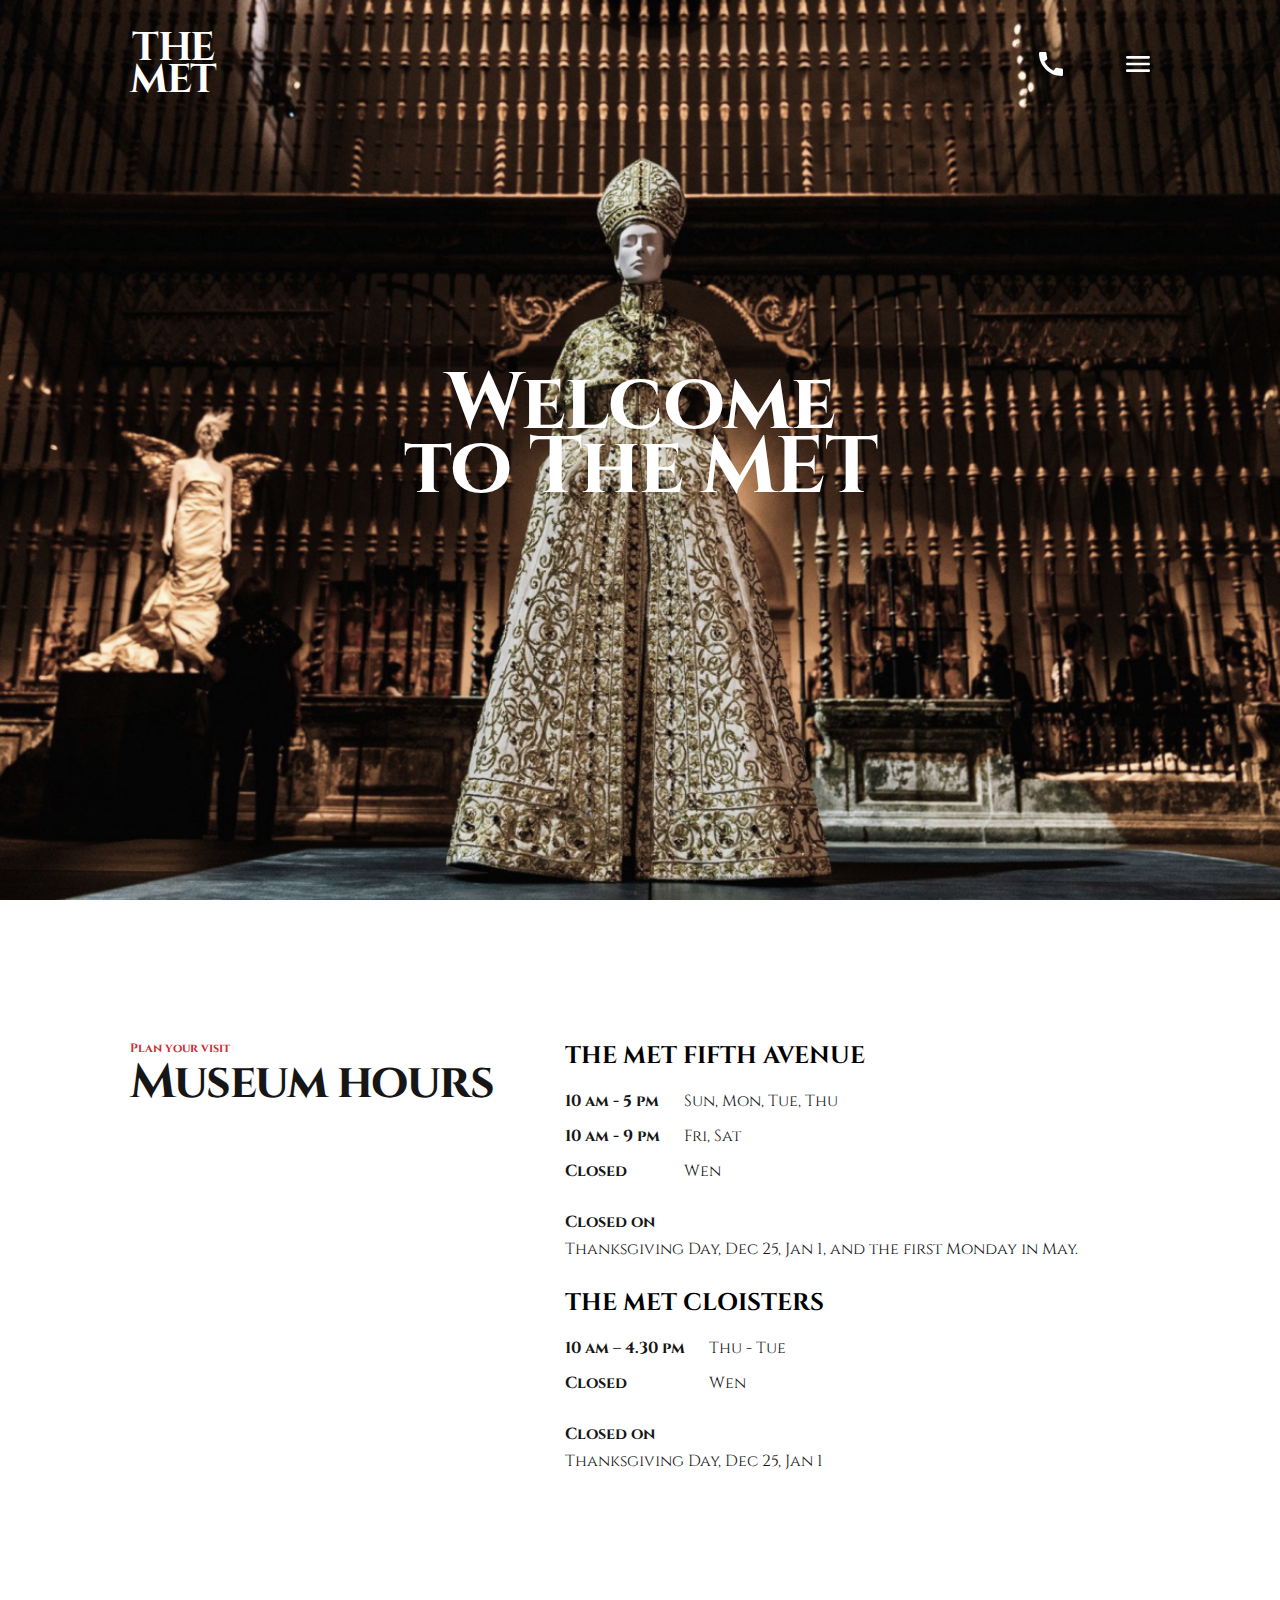
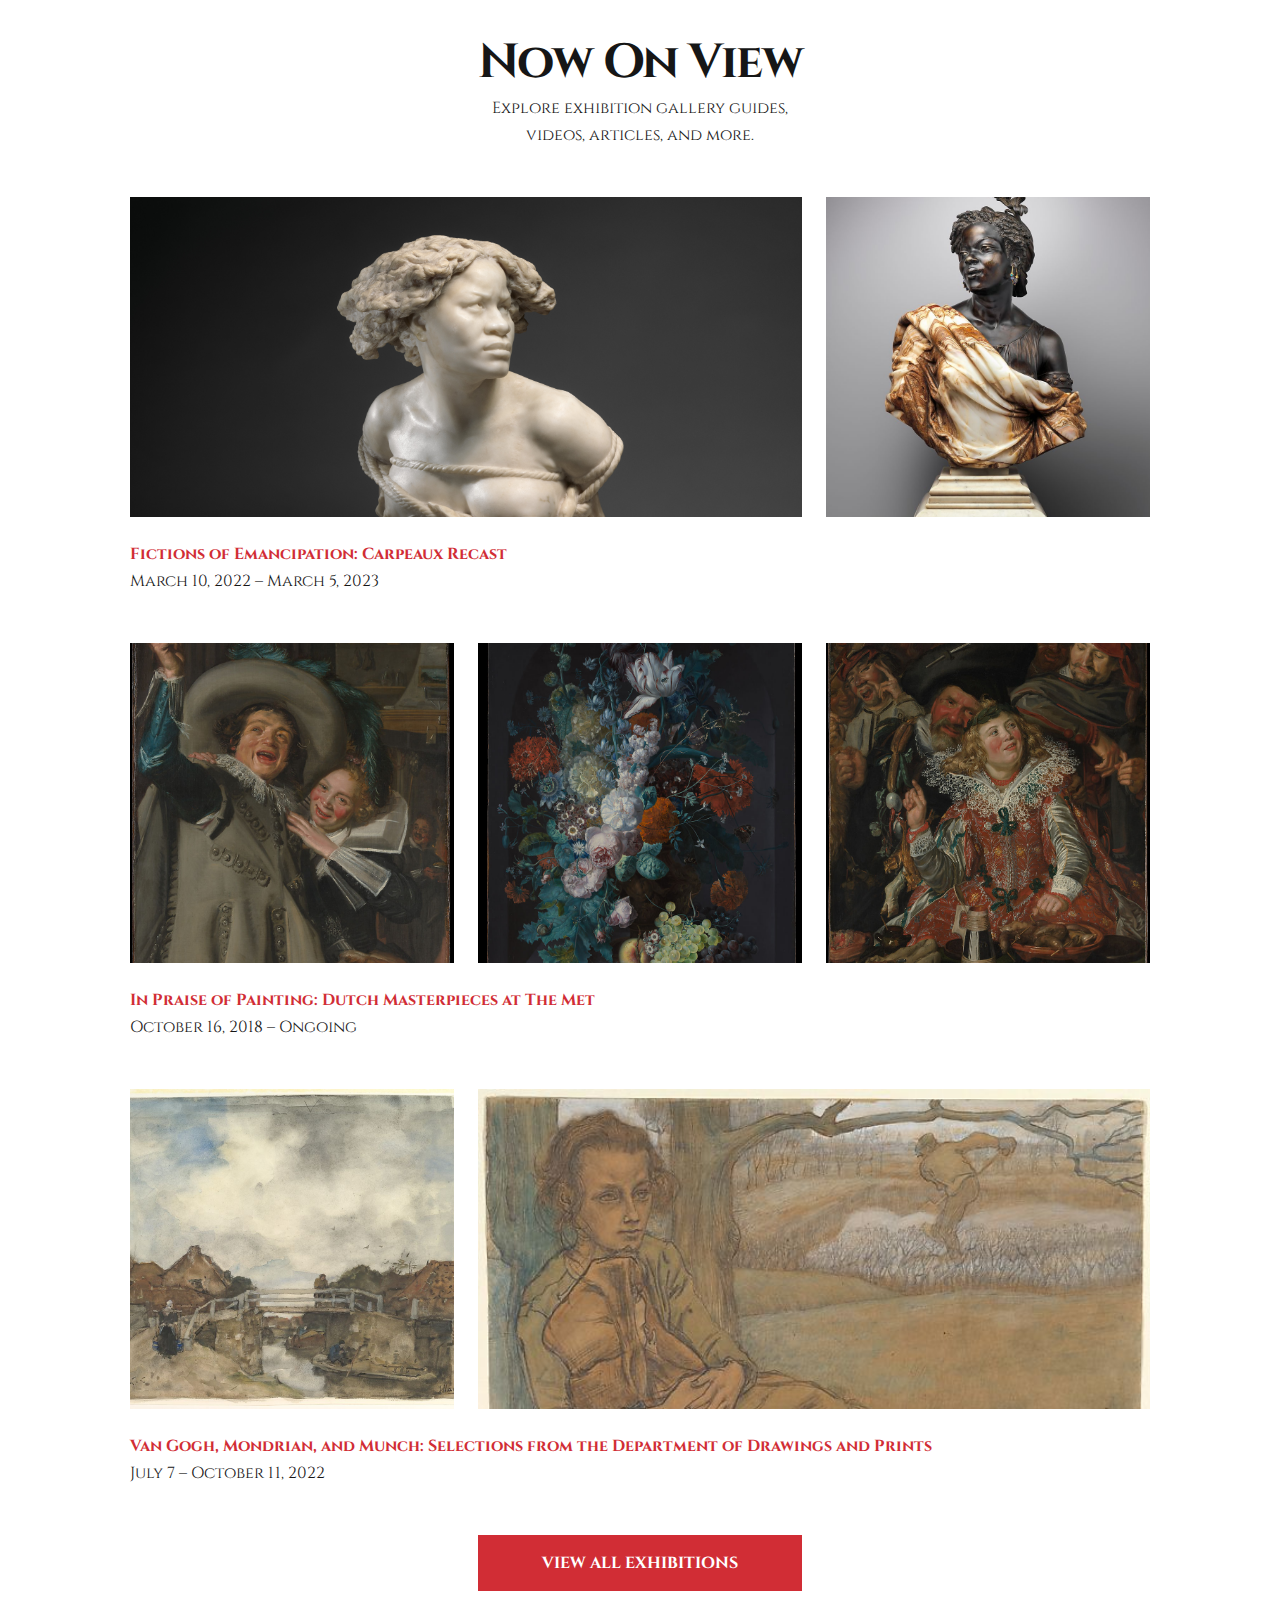
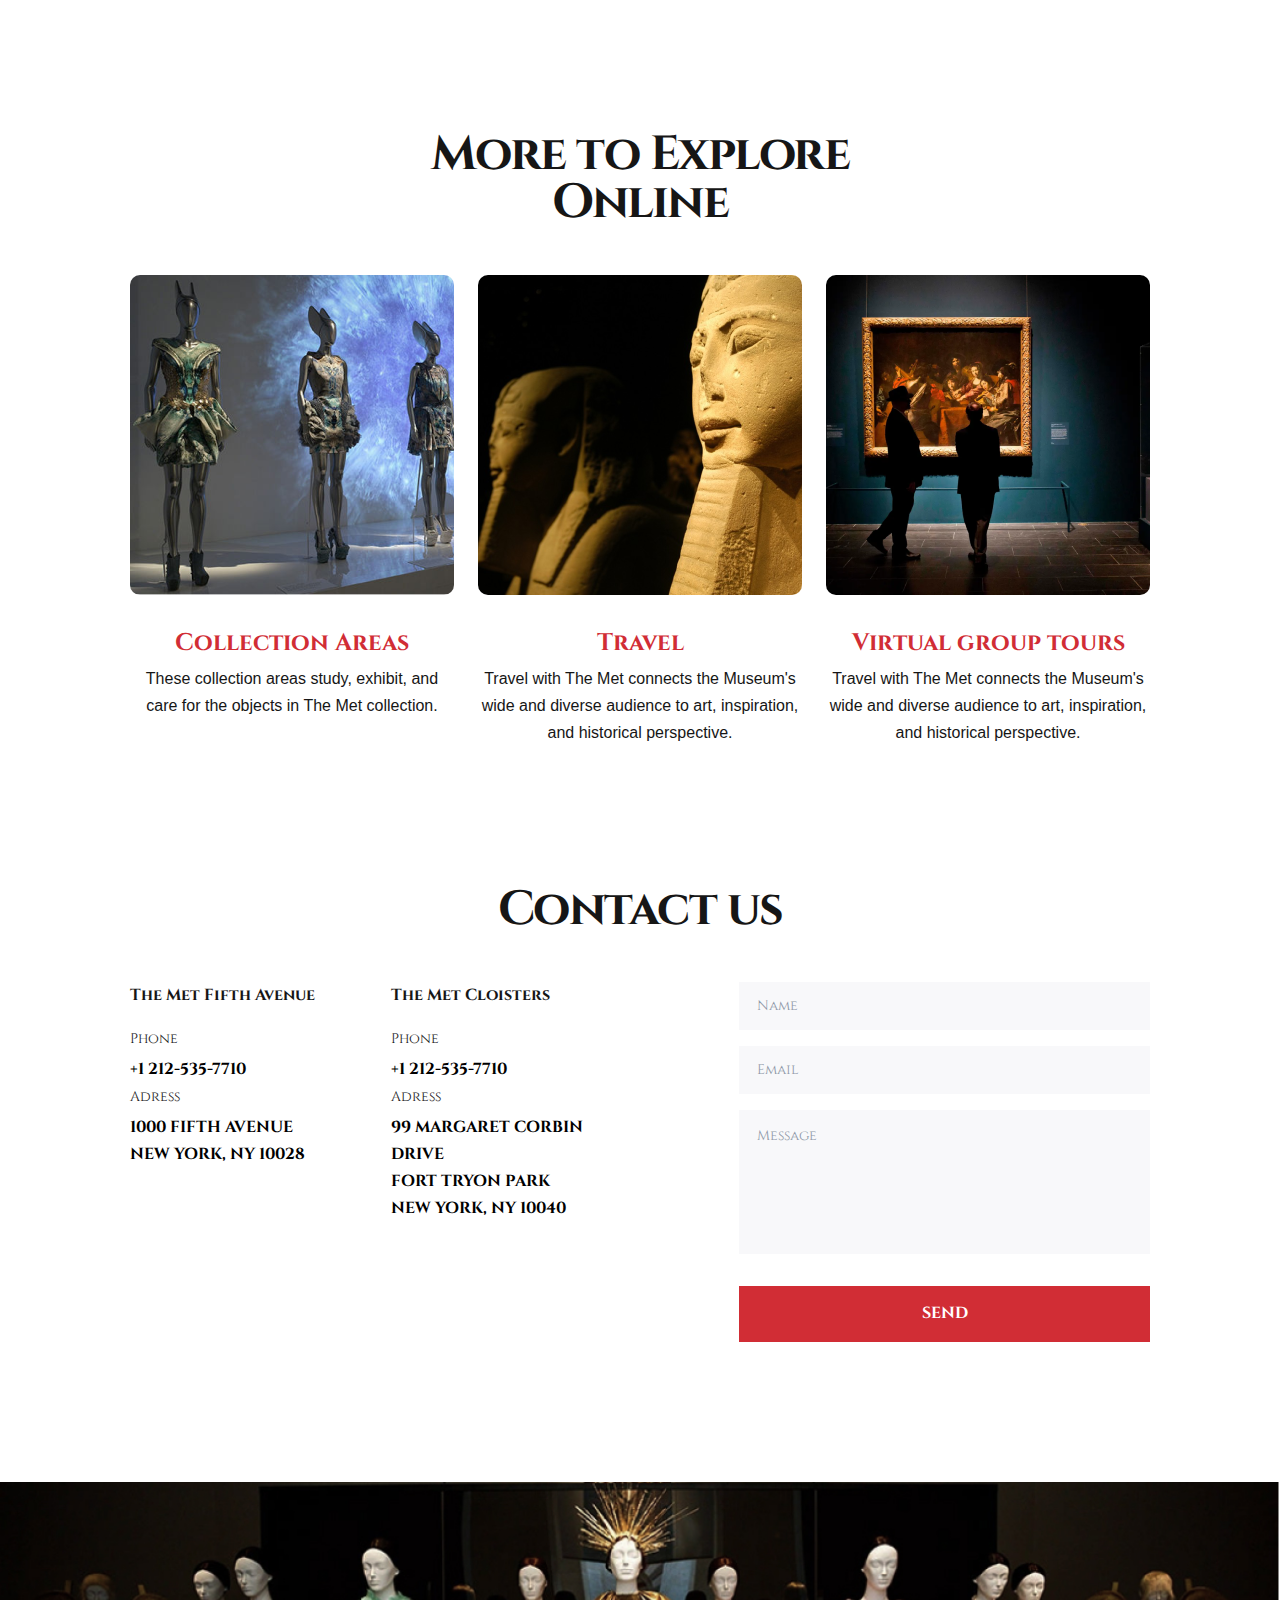
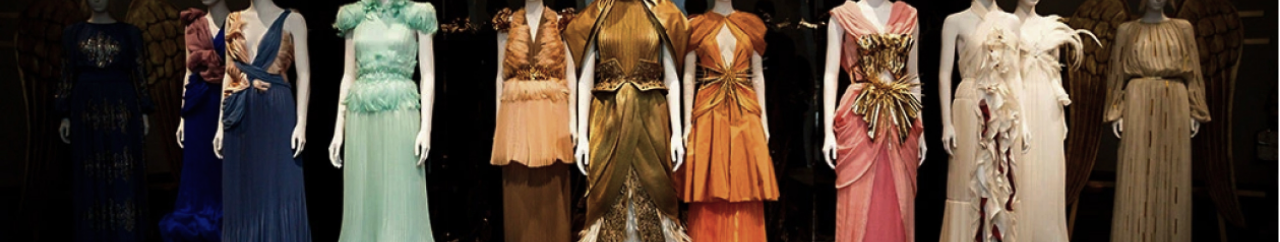
<file: index.html>
<!DOCTYPE html><html lang="en" class="page"><head><meta charset="UTF-8"><meta name="viewport" content="width=device-width, initial-scale=1.0"><title>MET</title><link rel="icon" href="favicon2.e0e7034e.jpg"><link rel="stylesheet" href="main.f0eb386b.css"><script src="main.c2cfaa78.js" defer></script></head><body class="page__body"> <header class="page__header page__section header"> <div class="container"> <div class="header__content"> <div class="user-actions"> <a href="https://www.metmuseum.org/" class="user-actions__logo logo" target="_blank"> The <br> MET </a> <div class="user-actions__icons"> <a href="tel:+1 212-535-7710" class="user-actions__call icon icon--phone"></a> <a href="#menu" class="icon icon--menu"></a> </div> </div> <h1 class="header__title"> Welcome <br> to The MET </h1> </div> </div> </header> <nav class="page__menu menu" id="menu"> <div class="container"> <div class="menu__content"> <div class="menu__actions user-actions"> <a href="https://www.metmuseum.org/" class="user-actions__logo logo" target="_blank"> The <br> MET </a> <div class="icons"> <a href="#" class="icon icon--cross"></a> </div> </div> <ul class="menu__nav nav"> <li class="nav__item"> <a href="/" class="nav__link">Home</a> </li> <li class="nav__item"> <a href="#museum-hours" class="nav__link">Museum Hours</a> </li> <li class="nav__item"> <a href="#gallery" class="nav__link">Now on view</a> </li> <li class="nav__item"> <a href="#testimonials" class="nav__link">testimonials</a> </li> <li class="nav__item"> <a href="#contacts" class="nav__link">Contacts</a> </li> </ul> <div class="menu__contacts"> <div class="menu__contacts-item"> <p class="menu__contacts-adress"> The Met Fifth Avenue </p> <a href="tel: +1 212-535-7710" class="menu__contacts-link"> +1 212-535-7710 </a> </div> <div class="menu__contacts-item"> <p class="menu__contacts-adress"> The Met Cloisters </p> <a href="tel: +1 212-923-3700" class="menu__contacts-link"> +1 212-923-3700 </a> </div> </div> <a href="tel:+1 212-535-7710" class="menu__order">call to order</a> </div> </div> </nav> <main> <section class="page__section hours" id="museum-hours"> <div class="container"> <div class="grid"> <div class="grid__item grid__item--desktop-1-5 grid__item--1-3"> <div class="hours__info"> <h3 class="hours__subtitle">Plan your visit</h3> <h2 class="hours__title page__section-title page__section-title--hours">Museum hours</h2> </div> </div> <div class="grid__item grid__item--desktop-6-12 grid__item--4-6"> <div class="hours__paragraph paragraph"> <a href="https://goo.gl/maps/2Tt56DKiatc6gy129" target="_blank" class="paragraph__title page__ordinary-text--hover">The Met Fifth Avenue </a> <div class="paragraph__columns columns"> <div class="columns__hours"> <p class="columns__hours-item page__ordinary-text--bold">10 am - 5 pm</p> <p class="columns__hours-item page__ordinary-text--bold">10 am - 9 pm</p> <p class="columns__hours-item page__ordinary-text--bold">Closed</p> </div> <div class="columns__days"> <p class="columns__days-item page__ordinary-text">Sun, Mon, Tue, Thu</p> <p class="columns__days-item page__ordinary-text">Fri, Sat</p> <p class="columns__days-item page__ordinary-text">Wen</p> </div> </div> <h3 class="page__ordinary-text--bold">Closed on</h3> <p class="page__ordinary-text">Thanksgiving Day, Dec 25, Jan 1, and the first Monday in May.</p> </div> <div class="hours__paragraph paragraph"> <a href="https://goo.gl/maps/2Tt56DKiatc6gy129" target="_blank" class="paragraph__title page__ordinary-text--hover">The Met Cloisters </a> <div class="paragraph__columns columns"> <div class="columns__hours"> <p class="columns__hours-item page__ordinary-text--bold">10 am – 4.30 pm</p> <p class="columns__hours-item page__ordinary-text--bold">Closed</p> </div> <div class="columns__days"> <p class="columns__days-item page__ordinary-text">Thu - Tue</p> <p class="columns__days-item page__ordinary-text">Wen</p> </div> </div> <h3 class="page__ordinary-text--bold">Closed on</h3> <p class="page__ordinary-text">Thanksgiving Day, Dec 25, Jan 1</p> </div> </div> </div> </div> </section> <section class="page__section gallery" id="gallery"> <div class="container"> <h2 class="gallery__title page__section-title">Now On View</h2> <h3 class="gallery__subtitle page__ordinary-text--center"> Explore exhibition gallery guides, <br> videos, articles, and more. </h3> <div class="gallery__exhibition exhibition"> <div class="exhibition__photos"> <div class="grid grid--small-screen"> <div class="grid__item grid__item--desktop-1-8 grid__item--mobile-1-4"> <div class="exhibition__photo-container"> <a href="https://www.metmuseum.org/art/collection/search/824469?&exhibitionId=0&oid=824469&pkgids=751" target="_blank"> <img src="1_1.76ff2d81.jpg" alt="Place 1" class="exhibition__image exhibition__image--first"> </a> </div> </div> <div class="grid__item grid__item--desktop-9-12 grid__item--mobile-5-6"> <div class="exhibition__photo-container"> <a href="https://www.metmuseum.org/art/collection/search/231788?&exhibitionId=0&oid=231788&pkgids=751" target="_blank"> <img src="2_2.dc3dd492.jfif" alt="Place 1" class="exhibition__image"> </a> </div> </div> </div> </div> <div class="exhibition__description"> <a href="https://www.metmuseum.org/exhibitions/listings/2022/carpeaux-recast" class="page__ordinary-text--red" target="_blank"> Fictions of Emancipation: Carpeaux Recast </a> <p class="page__ordinary-text"> March 10, 2022 – March 5, 2023 </p> </div> </div> <div class="gallery__exhibition exhibition"> <div class="exhibition__photos"> <div class="grid grid--second-row"> <div class="grid__item grid__item--desktop-1-4 grid__item--mobile-1-3"> <div class="exhibition__photo-container exhibition__photo-container--second-row"> <a href="https://www.metmuseum.org/art/collection/search/436616?&exhibitionId=0&oid=436616&pkgids=512" target="_blank"> <img src="3_3.1c02b9f8.jfif" alt="Place 2" class="exhibition__image"> </a> </div> </div> <div class="grid__item grid__item--desktop-5-8 grid__item--mobile-4-6"> <div class="exhibition__photo-container exhibition__photo-container--second-row"> <a href="https://www.metmuseum.org/art/collection/search/436634?&exhibitionId=0&oid=436634&pkgids=512" target="_blank"> <img src="4_4.4b8e361b.jfif" alt="Place 2" class="exhibition__image"> </a> </div> </div> <div class="grid__item grid__item--desktop-9-12 grid__item--hidden-photo"> <div class="exhibition__photo-container exhibition__photo-container--second-row"> <a href="https://www.metmuseum.org/art/collection/search/436622?&exhibitionId=0&oid=436622&pkgids=512" target="_blank"> <img src="5_5.efc8202a.jfif" alt="Place 2" class="exhibition__image"> </a> </div> </div> </div> </div> <div class="exhibition__description"> <a href="https://www.metmuseum.org/exhibitions/listings/2018/in-praise-of-painting-dutch-masterpieces" class="page__ordinary-text--red" target="_blank"> In Praise of Painting: Dutch Masterpieces at The Met </a> <p class="page__ordinary-text"> October 16, 2018 – Ongoing </p> </div> </div> <div class="gallery__exhibition exhibition"> <div class="exhibition__photos"> <div class="grid grid--small-screen"> <div class="grid__item grid__item--desktop-1-4 grid__item--mobile-1-2"> <div class="exhibition__photo-container"> <a href="https://www.metmuseum.org/art/collection/search/343144?&exhibitionId=0&oid=343144&pkgids=762" target="_blank"> <img src="6_6.a731a420.jfif" alt="Place 3" class="exhibition__image"> </a> </div> </div> <div class="grid__item grid__item--desktop-5-12 grid__item--mobile-3-6"> <div class="exhibition__photo-container"> <a href="https://www.metmuseum.org/art/collection/search/419570?&exhibitionId=0&oid=419570&pkgids=762" target="_blank"> <img src="7_7.a06255bd.jfif" alt="Place 3" class="exhibition__image exhibition__image--left"> </a> </div> </div> </div> </div> <div class="exhibition__description"> <a href="https://www.metmuseum.org/exhibitions/listings/2022/drawings-and-prints-van-gogh-mondrian-munch" class="page__ordinary-text--red" target="_blank"> Van Gogh, Mondrian, and Munch: Selections from the Department of Drawings and Prints </a> <p class="page__ordinary-text"> July 7 – October 11, 2022 </p> </div> </div> <div class="grid"> <div class="grid__item grid__item--desktop-5-8 grid__item--mobile-2-5"> <a href="https://www.metmuseum.org/exhibitions" class="button" target="_blank"> View all exhibitions </a> </div> </div> </div> </section> <section class="page__section testimonials" id="testimonials"> <div class="container"> <h2 class="testimonials__title page__section-title"> More to Explore <br> Online </h2> <div class="grid grid--mobile-testimonials"> <div class="grid__item grid__item--desktop-1-4"> <div class="testimonials__card test-card"> <div class="test-card__photo"> <a href="https://www.metmuseum.org/about-the-met/collection-areas" target="_blank"> <img src="test_1.e6dcff13.png" alt="Test 1" class="test-card__image"> </a> </div> <div class="test-card__description"> <h3 class="test-card__description-title"> Collection Areas </h3> <p class="test-card__description-text"> These collection areas study, exhibit, and care for the objects in The Met collection. </p> </div> </div> </div> <div class="grid__item grid__item--desktop-5-8"> <div class="testimonials__card test-card"> <div class="test-card__photo"> <a href="https://www.metmuseum.org/join-and-give/travel-with-the-met" target="_blank"> <img src="test_2.79874512.png" alt="Test 2" class="test-card__image"> </a> </div> <div class="test-card__description"> <h3 class="test-card__description-title"> Travel </h3> <p class="test-card__description-text"> Travel with The Met connects the Museum's wide and diverse audience to art, inspiration, and historical perspective. </p> </div> </div> </div> <div class="grid__item grid__item--desktop-9-12"> <div class="testimonials__card testimonials__card--last-child test-card"> <div class="test-card__photo"> <a href="https://www.metmuseum.org/visit/group-visits" target="_blank"> <img src="test_3.05319e71.png" alt="Test 3" class="test-card__image"> </a> </div> <div class="test-card__description"> <h3 class="test-card__description-title"> Virtual group tours </h3> <p class="test-card__description-text"> Travel with The Met connects the Museum's wide and diverse audience to art, inspiration, and historical perspective. </p> </div> </div> </div> </div> </div> </section> <section class="page__section contacts" id="contacts"> <div class="container"> <h2 class="page__section-title contacts__title"> Contact us </h2> <div class="grid"> <div class="grid__item grid__item--desktop-1-7 grid__item--mobile-1-3"> <div class="contacts__columns"> <div class="contacts__paragraph-column"> <h3 class="contacts__paragraph-title page__ordinary-text--bold"> The Met Fifth Avenue </h3> <div class="contacts__paragraph-subtitle page__ordinary-text"> Phone </div> <a href="tel:+1 212-535-7710" class="contacts__paragraph-info page__link page__ordinary-text--bold page__ordinary-text--hover"> +1 212-535-7710 </a> <div class="contacts__paragraph-subtitle page__ordinary-text"> Adress </div> <a href="https://goo.gl/maps/2Tt56DKiatc6gy129" target="_blank" class="contacts__paragraph-info page__link page__ordinary-text--bold page__ordinary-text--hover"> 1000 Fifth Avenue <br> New York, NY 10028 </a> </div> <div class="contacts__paragraph-column"> <h4 class="contacts__paragraph-title page__ordinary-text--bold"> The Met Cloisters </h4> <div class="contacts__paragraph-subtitle page__ordinary-text"> Phone </div> <a href="tel:+1 212-535-7710" class="contacts__paragraph-info page__ordinary-text--bold page__ordinary-text--hover"> +1 212-535-7710 </a> <div class="contacts__paragraph-subtitle page__ordinary-text"> Adress </div> <a href="https://goo.gl/maps/ZHLDc3ufngdaAzeL6" target="_blank" class="contacts__paragraph-info page__ordinary-text--bold page__ordinary-text--hover"> 99 Margaret Corbin Drive <br> Fort Tryon Park <br> New York, NY 10040 </a> </div> </div> </div> <div class="grid__item grid__item--desktop-8-12 grid__item--mobile-4-6"> <form action="#" method="get"> <label> <input name="name" id="name" type="text" class="contacts__field form-field" placeholder="Name" required> </label> <label> <input id="email" type="email" autocomplete="off" required name="form[]" class="contacts__field form-field" placeholder="Email"> </label> <textarea name="message" class="contacts__field contacts__field--last form-field form-field--textarea" placeholder="Message"></textarea> <button class="button" type="submit"> Send </button> </form> </div> </div> </div> </section> </main> <footer class="footer"> </footer> </body></html>
</file>
<file: main.f0eb386b.css>
h1{font-family:Roboto,sans-serif;font-weight:400}.contacts__paragraph-info,.logo,.menu__contacts-link,.menu__order,.nav__link,.paragraph__title,.user-actions__call{text-decoration:none;color:#fff;text-transform:uppercase}.button,.menu__contacts-adress{color:#fff;font-family:inherit;margin:0;font-weight:700;font-size:16px;line-height:27px;text-transform:uppercase}@font-face{font-family:Cinzel;src:url(Cinzel-Regular.5fad4a6a.ttf);font-weight:400}@font-face{font-family:Cinzel;src:url(Cinzel-Bold.32766fc7.ttf);font-weight:700}.page{font-family:Cinzel,serif;scroll-behavior:smooth;color:#161616}.page__body{margin:0;font-weight:700;background-color:#fff}.page__body--with-menu{overflow:hidden}.page__menu{position:fixed;top:0;left:0;right:0;transform:translateX(100%);transition:transform .5s}.page__menu:target{transform:translateX(0)}.page__section{margin-bottom:140px}@media (max-width:720px){.page__section{margin-bottom:100px}}.page__section-title{margin:0;font-family:Cinzel,serif;font-size:48px;font-weight:700;line-height:48px;letter-spacing:-1.5px;text-align:center}@media (max-width:720px){.page__section-title{font-size:32px}}.page__section-title--hours{text-align:left}.page__ordinary-text,.page__ordinary-text--center{font-size:16px;font-weight:400;line-height:27px;margin:0}.page__ordinary-text--center{text-align:center}.page__ordinary-text--bold,.page__ordinary-text--red{margin:0;font-size:16px;line-height:27px;font-weight:700}.page__ordinary-text--red{text-decoration:none;color:#d12d35}.page__ordinary-text--hover:hover{color:#d12d35}.container{margin:0 auto;padding:0 70px}@media (min-width:1220px){.container{max-width:1020px;padding:0 120px}}@media (max-width:1220px) and (min-width:720px){.container{max-width:600px}}@media (max-width:720px){.container{padding:0 20px}}.header{background-image:url(header.c4dcea37.jpg);background-position:50%;background-size:cover}.header__content{display:flex;flex-direction:column;justify-content:space-between;box-sizing:border-box;padding:32px 0 360px;height:100vh}@media (min-width:1220px){.header__content{padding-bottom:400px}}.header__title{font-family:Cinzel,serif;font-size:64px;line-height:64px;font-weight:700;letter-spacing:-1.5px;text-align:center;color:#fff;margin:0}@media (min-width:1220px){.header__title{font-size:80px}}@media (max-width:720px){.header__title{font-size:40px}}.logo{font-family:Cinzel,serif;text-transform:uppercase;font-size:40px;font-weight:700;line-height:32px;letter-spacing:-1.5px;text-align:center}.user-actions{display:flex;justify-content:space-between;align-items:center;box-sizing:border-box}.user-actions__infoblock{display:flex;justify-content:center;align-items:center}.user-actions__numbers{text-align:right;color:#fff;padding-right:20px}.user-actions__icons{display:flex;align-items:center}.user-actions__call{text-align:right}@media (min-width:1220px){.user-actions__call:hover{transition:all .5s}.user-actions__call:hover:before{content:"The Met Fifth Avenue \a+1 212-535-7710";margin-bottom:8px}.user-actions__call:hover:after,.user-actions__call:hover:before{display:block;width:max-content;white-space:pre;transform:translate(-100%,-50%);padding-right:20px}.user-actions__call:hover:after{content:"The Met Cloisters \a+1 212-923-3700"}}.icon{display:block;width:24px;height:24px;background-size:contain;background-position:50%;background-repeat:no-repeat}.icon:not(:last-child){margin:0 63px 0 0}@media (max-width:720px){.icon:not(:last-child){margin:0 30px 0 0}}.icon--phone{background-image:url(call.4f85b3fa.svg)}@media (min-width:1220px){.icon--phone:hover .user-actions__numbers{visibility:visible;opacity:1}}.icon--menu{background-image:url(menu.bd0518fa.svg)}.icon--menu:hover{background-image:url(menu_hover.421ab23d.svg)}.icon--cross{background-image:url(cross.07611dbe.svg)}.grid{display:grid;grid-template-columns:repeat(6,1fr);column-gap:24px}@media (min-width:1220px){.grid{grid-template-columns:repeat(12,1fr)}}@media (max-width:720px){.grid{display:block}.grid--small-screen{display:grid;grid-template-columns:repeat(2,1fr);column-gap:24px}.grid--second-row{display:grid;grid-template-columns:repeat(3,1fr);column-gap:8px}}@media (max-width:1220px) and (min-width:720px){.grid--mobile-testimonials{display:flex;flex-direction:column;width:392px;margin:0 auto}}.grid__item--1-1{grid-column:1/2}@media (min-width:1220px){.grid__item--desktop-1-1{grid-column:1/2}}@media (max-width:1220px) and (min-width:720px){.grid__item--mobile-1-1{grid-column:1/2}}.grid__item--1-2{grid-column:1/3}@media (min-width:1220px){.grid__item--desktop-1-2{grid-column:1/3}}@media (max-width:1220px) and (min-width:720px){.grid__item--mobile-1-2{grid-column:1/3}}.grid__item--1-3{grid-column:1/4}@media (min-width:1220px){.grid__item--desktop-1-3{grid-column:1/4}}@media (max-width:1220px) and (min-width:720px){.grid__item--mobile-1-3{grid-column:1/4}}.grid__item--1-4{grid-column:1/5}@media (min-width:1220px){.grid__item--desktop-1-4{grid-column:1/5}}@media (max-width:1220px) and (min-width:720px){.grid__item--mobile-1-4{grid-column:1/5}}.grid__item--1-5{grid-column:1/6}@media (min-width:1220px){.grid__item--desktop-1-5{grid-column:1/6}}@media (max-width:1220px) and (min-width:720px){.grid__item--mobile-1-5{grid-column:1/6}}.grid__item--1-6{grid-column:1/7}@media (min-width:1220px){.grid__item--desktop-1-6{grid-column:1/7}}@media (max-width:1220px) and (min-width:720px){.grid__item--mobile-1-6{grid-column:1/7}}.grid__item--1-7{grid-column:1/8}@media (min-width:1220px){.grid__item--desktop-1-7{grid-column:1/8}}@media (max-width:1220px) and (min-width:720px){.grid__item--mobile-1-7{grid-column:1/8}}.grid__item--1-8{grid-column:1/9}@media (min-width:1220px){.grid__item--desktop-1-8{grid-column:1/9}}@media (max-width:1220px) and (min-width:720px){.grid__item--mobile-1-8{grid-column:1/9}}.grid__item--1-9{grid-column:1/10}@media (min-width:1220px){.grid__item--desktop-1-9{grid-column:1/10}}@media (max-width:1220px) and (min-width:720px){.grid__item--mobile-1-9{grid-column:1/10}}.grid__item--1-10{grid-column:1/11}@media (min-width:1220px){.grid__item--desktop-1-10{grid-column:1/11}}@media (max-width:1220px) and (min-width:720px){.grid__item--mobile-1-10{grid-column:1/11}}.grid__item--1-11{grid-column:1/12}@media (min-width:1220px){.grid__item--desktop-1-11{grid-column:1/12}}@media (max-width:1220px) and (min-width:720px){.grid__item--mobile-1-11{grid-column:1/12}}.grid__item--1-12{grid-column:1/13}@media (min-width:1220px){.grid__item--desktop-1-12{grid-column:1/13}}@media (max-width:1220px) and (min-width:720px){.grid__item--mobile-1-12{grid-column:1/13}}.grid__item--2-2{grid-column:2/3}@media (min-width:1220px){.grid__item--desktop-2-2{grid-column:2/3}}@media (max-width:1220px) and (min-width:720px){.grid__item--mobile-2-2{grid-column:2/3}}.grid__item--2-3{grid-column:2/4}@media (min-width:1220px){.grid__item--desktop-2-3{grid-column:2/4}}@media (max-width:1220px) and (min-width:720px){.grid__item--mobile-2-3{grid-column:2/4}}.grid__item--2-4{grid-column:2/5}@media (min-width:1220px){.grid__item--desktop-2-4{grid-column:2/5}}@media (max-width:1220px) and (min-width:720px){.grid__item--mobile-2-4{grid-column:2/5}}.grid__item--2-5{grid-column:2/6}@media (min-width:1220px){.grid__item--desktop-2-5{grid-column:2/6}}@media (max-width:1220px) and (min-width:720px){.grid__item--mobile-2-5{grid-column:2/6}}.grid__item--2-6{grid-column:2/7}@media (min-width:1220px){.grid__item--desktop-2-6{grid-column:2/7}}@media (max-width:1220px) and (min-width:720px){.grid__item--mobile-2-6{grid-column:2/7}}.grid__item--2-7{grid-column:2/8}@media (min-width:1220px){.grid__item--desktop-2-7{grid-column:2/8}}@media (max-width:1220px) and (min-width:720px){.grid__item--mobile-2-7{grid-column:2/8}}.grid__item--2-8{grid-column:2/9}@media (min-width:1220px){.grid__item--desktop-2-8{grid-column:2/9}}@media (max-width:1220px) and (min-width:720px){.grid__item--mobile-2-8{grid-column:2/9}}.grid__item--2-9{grid-column:2/10}@media (min-width:1220px){.grid__item--desktop-2-9{grid-column:2/10}}@media (max-width:1220px) and (min-width:720px){.grid__item--mobile-2-9{grid-column:2/10}}.grid__item--2-10{grid-column:2/11}@media (min-width:1220px){.grid__item--desktop-2-10{grid-column:2/11}}@media (max-width:1220px) and (min-width:720px){.grid__item--mobile-2-10{grid-column:2/11}}.grid__item--2-11{grid-column:2/12}@media (min-width:1220px){.grid__item--desktop-2-11{grid-column:2/12}}@media (max-width:1220px) and (min-width:720px){.grid__item--mobile-2-11{grid-column:2/12}}.grid__item--2-12{grid-column:2/13}@media (min-width:1220px){.grid__item--desktop-2-12{grid-column:2/13}}@media (max-width:1220px) and (min-width:720px){.grid__item--mobile-2-12{grid-column:2/13}}.grid__item--3-3{grid-column:3/4}@media (min-width:1220px){.grid__item--desktop-3-3{grid-column:3/4}}@media (max-width:1220px) and (min-width:720px){.grid__item--mobile-3-3{grid-column:3/4}}.grid__item--3-4{grid-column:3/5}@media (min-width:1220px){.grid__item--desktop-3-4{grid-column:3/5}}@media (max-width:1220px) and (min-width:720px){.grid__item--mobile-3-4{grid-column:3/5}}.grid__item--3-5{grid-column:3/6}@media (min-width:1220px){.grid__item--desktop-3-5{grid-column:3/6}}@media (max-width:1220px) and (min-width:720px){.grid__item--mobile-3-5{grid-column:3/6}}.grid__item--3-6{grid-column:3/7}@media (min-width:1220px){.grid__item--desktop-3-6{grid-column:3/7}}@media (max-width:1220px) and (min-width:720px){.grid__item--mobile-3-6{grid-column:3/7}}.grid__item--3-7{grid-column:3/8}@media (min-width:1220px){.grid__item--desktop-3-7{grid-column:3/8}}@media (max-width:1220px) and (min-width:720px){.grid__item--mobile-3-7{grid-column:3/8}}.grid__item--3-8{grid-column:3/9}@media (min-width:1220px){.grid__item--desktop-3-8{grid-column:3/9}}@media (max-width:1220px) and (min-width:720px){.grid__item--mobile-3-8{grid-column:3/9}}.grid__item--3-9{grid-column:3/10}@media (min-width:1220px){.grid__item--desktop-3-9{grid-column:3/10}}@media (max-width:1220px) and (min-width:720px){.grid__item--mobile-3-9{grid-column:3/10}}.grid__item--3-10{grid-column:3/11}@media (min-width:1220px){.grid__item--desktop-3-10{grid-column:3/11}}@media (max-width:1220px) and (min-width:720px){.grid__item--mobile-3-10{grid-column:3/11}}.grid__item--3-11{grid-column:3/12}@media (min-width:1220px){.grid__item--desktop-3-11{grid-column:3/12}}@media (max-width:1220px) and (min-width:720px){.grid__item--mobile-3-11{grid-column:3/12}}.grid__item--3-12{grid-column:3/13}@media (min-width:1220px){.grid__item--desktop-3-12{grid-column:3/13}}@media (max-width:1220px) and (min-width:720px){.grid__item--mobile-3-12{grid-column:3/13}}.grid__item--4-4{grid-column:4/5}@media (min-width:1220px){.grid__item--desktop-4-4{grid-column:4/5}}@media (max-width:1220px) and (min-width:720px){.grid__item--mobile-4-4{grid-column:4/5}}.grid__item--4-5{grid-column:4/6}@media (min-width:1220px){.grid__item--desktop-4-5{grid-column:4/6}}@media (max-width:1220px) and (min-width:720px){.grid__item--mobile-4-5{grid-column:4/6}}.grid__item--4-6{grid-column:4/7}@media (min-width:1220px){.grid__item--desktop-4-6{grid-column:4/7}}@media (max-width:1220px) and (min-width:720px){.grid__item--mobile-4-6{grid-column:4/7}}.grid__item--4-7{grid-column:4/8}@media (min-width:1220px){.grid__item--desktop-4-7{grid-column:4/8}}@media (max-width:1220px) and (min-width:720px){.grid__item--mobile-4-7{grid-column:4/8}}.grid__item--4-8{grid-column:4/9}@media (min-width:1220px){.grid__item--desktop-4-8{grid-column:4/9}}@media (max-width:1220px) and (min-width:720px){.grid__item--mobile-4-8{grid-column:4/9}}.grid__item--4-9{grid-column:4/10}@media (min-width:1220px){.grid__item--desktop-4-9{grid-column:4/10}}@media (max-width:1220px) and (min-width:720px){.grid__item--mobile-4-9{grid-column:4/10}}.grid__item--4-10{grid-column:4/11}@media (min-width:1220px){.grid__item--desktop-4-10{grid-column:4/11}}@media (max-width:1220px) and (min-width:720px){.grid__item--mobile-4-10{grid-column:4/11}}.grid__item--4-11{grid-column:4/12}@media (min-width:1220px){.grid__item--desktop-4-11{grid-column:4/12}}@media (max-width:1220px) and (min-width:720px){.grid__item--mobile-4-11{grid-column:4/12}}.grid__item--4-12{grid-column:4/13}@media (min-width:1220px){.grid__item--desktop-4-12{grid-column:4/13}}@media (max-width:1220px) and (min-width:720px){.grid__item--mobile-4-12{grid-column:4/13}}.grid__item--5-5{grid-column:5/6}@media (min-width:1220px){.grid__item--desktop-5-5{grid-column:5/6}}@media (max-width:1220px) and (min-width:720px){.grid__item--mobile-5-5{grid-column:5/6}}.grid__item--5-6{grid-column:5/7}@media (min-width:1220px){.grid__item--desktop-5-6{grid-column:5/7}}@media (max-width:1220px) and (min-width:720px){.grid__item--mobile-5-6{grid-column:5/7}}.grid__item--5-7{grid-column:5/8}@media (min-width:1220px){.grid__item--desktop-5-7{grid-column:5/8}}@media (max-width:1220px) and (min-width:720px){.grid__item--mobile-5-7{grid-column:5/8}}.grid__item--5-8{grid-column:5/9}@media (min-width:1220px){.grid__item--desktop-5-8{grid-column:5/9}}@media (max-width:1220px) and (min-width:720px){.grid__item--mobile-5-8{grid-column:5/9}}.grid__item--5-9{grid-column:5/10}@media (min-width:1220px){.grid__item--desktop-5-9{grid-column:5/10}}@media (max-width:1220px) and (min-width:720px){.grid__item--mobile-5-9{grid-column:5/10}}.grid__item--5-10{grid-column:5/11}@media (min-width:1220px){.grid__item--desktop-5-10{grid-column:5/11}}@media (max-width:1220px) and (min-width:720px){.grid__item--mobile-5-10{grid-column:5/11}}.grid__item--5-11{grid-column:5/12}@media (min-width:1220px){.grid__item--desktop-5-11{grid-column:5/12}}@media (max-width:1220px) and (min-width:720px){.grid__item--mobile-5-11{grid-column:5/12}}.grid__item--5-12{grid-column:5/13}@media (min-width:1220px){.grid__item--desktop-5-12{grid-column:5/13}}@media (max-width:1220px) and (min-width:720px){.grid__item--mobile-5-12{grid-column:5/13}}.grid__item--6-6{grid-column:6/7}@media (min-width:1220px){.grid__item--desktop-6-6{grid-column:6/7}}@media (max-width:1220px) and (min-width:720px){.grid__item--mobile-6-6{grid-column:6/7}}.grid__item--6-7{grid-column:6/8}@media (min-width:1220px){.grid__item--desktop-6-7{grid-column:6/8}}@media (max-width:1220px) and (min-width:720px){.grid__item--mobile-6-7{grid-column:6/8}}.grid__item--6-8{grid-column:6/9}@media (min-width:1220px){.grid__item--desktop-6-8{grid-column:6/9}}@media (max-width:1220px) and (min-width:720px){.grid__item--mobile-6-8{grid-column:6/9}}.grid__item--6-9{grid-column:6/10}@media (min-width:1220px){.grid__item--desktop-6-9{grid-column:6/10}}@media (max-width:1220px) and (min-width:720px){.grid__item--mobile-6-9{grid-column:6/10}}.grid__item--6-10{grid-column:6/11}@media (min-width:1220px){.grid__item--desktop-6-10{grid-column:6/11}}@media (max-width:1220px) and (min-width:720px){.grid__item--mobile-6-10{grid-column:6/11}}.grid__item--6-11{grid-column:6/12}@media (min-width:1220px){.grid__item--desktop-6-11{grid-column:6/12}}@media (max-width:1220px) and (min-width:720px){.grid__item--mobile-6-11{grid-column:6/12}}.grid__item--6-12{grid-column:6/13}@media (min-width:1220px){.grid__item--desktop-6-12{grid-column:6/13}}@media (max-width:1220px) and (min-width:720px){.grid__item--mobile-6-12{grid-column:6/13}}.grid__item--7-7{grid-column:7/8}@media (min-width:1220px){.grid__item--desktop-7-7{grid-column:7/8}}@media (max-width:1220px) and (min-width:720px){.grid__item--mobile-7-7{grid-column:7/8}}.grid__item--7-8{grid-column:7/9}@media (min-width:1220px){.grid__item--desktop-7-8{grid-column:7/9}}@media (max-width:1220px) and (min-width:720px){.grid__item--mobile-7-8{grid-column:7/9}}.grid__item--7-9{grid-column:7/10}@media (min-width:1220px){.grid__item--desktop-7-9{grid-column:7/10}}@media (max-width:1220px) and (min-width:720px){.grid__item--mobile-7-9{grid-column:7/10}}.grid__item--7-10{grid-column:7/11}@media (min-width:1220px){.grid__item--desktop-7-10{grid-column:7/11}}@media (max-width:1220px) and (min-width:720px){.grid__item--mobile-7-10{grid-column:7/11}}.grid__item--7-11{grid-column:7/12}@media (min-width:1220px){.grid__item--desktop-7-11{grid-column:7/12}}@media (max-width:1220px) and (min-width:720px){.grid__item--mobile-7-11{grid-column:7/12}}.grid__item--7-12{grid-column:7/13}@media (min-width:1220px){.grid__item--desktop-7-12{grid-column:7/13}}@media (max-width:1220px) and (min-width:720px){.grid__item--mobile-7-12{grid-column:7/13}}.grid__item--8-8{grid-column:8/9}@media (min-width:1220px){.grid__item--desktop-8-8{grid-column:8/9}}@media (max-width:1220px) and (min-width:720px){.grid__item--mobile-8-8{grid-column:8/9}}.grid__item--8-9{grid-column:8/10}@media (min-width:1220px){.grid__item--desktop-8-9{grid-column:8/10}}@media (max-width:1220px) and (min-width:720px){.grid__item--mobile-8-9{grid-column:8/10}}.grid__item--8-10{grid-column:8/11}@media (min-width:1220px){.grid__item--desktop-8-10{grid-column:8/11}}@media (max-width:1220px) and (min-width:720px){.grid__item--mobile-8-10{grid-column:8/11}}.grid__item--8-11{grid-column:8/12}@media (min-width:1220px){.grid__item--desktop-8-11{grid-column:8/12}}@media (max-width:1220px) and (min-width:720px){.grid__item--mobile-8-11{grid-column:8/12}}.grid__item--8-12{grid-column:8/13}@media (min-width:1220px){.grid__item--desktop-8-12{grid-column:8/13}}@media (max-width:1220px) and (min-width:720px){.grid__item--mobile-8-12{grid-column:8/13}}.grid__item--9-9{grid-column:9/10}@media (min-width:1220px){.grid__item--desktop-9-9{grid-column:9/10}}@media (max-width:1220px) and (min-width:720px){.grid__item--mobile-9-9{grid-column:9/10}}.grid__item--9-10{grid-column:9/11}@media (min-width:1220px){.grid__item--desktop-9-10{grid-column:9/11}}@media (max-width:1220px) and (min-width:720px){.grid__item--mobile-9-10{grid-column:9/11}}.grid__item--9-11{grid-column:9/12}@media (min-width:1220px){.grid__item--desktop-9-11{grid-column:9/12}}@media (max-width:1220px) and (min-width:720px){.grid__item--mobile-9-11{grid-column:9/12}}.grid__item--9-12{grid-column:9/13}@media (min-width:1220px){.grid__item--desktop-9-12{grid-column:9/13}}@media (max-width:1220px) and (min-width:720px){.grid__item--mobile-9-12{grid-column:9/13}}.grid__item--10-10{grid-column:10/11}@media (min-width:1220px){.grid__item--desktop-10-10{grid-column:10/11}}@media (max-width:1220px) and (min-width:720px){.grid__item--mobile-10-10{grid-column:10/11}}.grid__item--10-11{grid-column:10/12}@media (min-width:1220px){.grid__item--desktop-10-11{grid-column:10/12}}@media (max-width:1220px) and (min-width:720px){.grid__item--mobile-10-11{grid-column:10/12}}.grid__item--10-12{grid-column:10/13}@media (min-width:1220px){.grid__item--desktop-10-12{grid-column:10/13}}@media (max-width:1220px) and (min-width:720px){.grid__item--mobile-10-12{grid-column:10/13}}.grid__item--11-11{grid-column:11/12}@media (min-width:1220px){.grid__item--desktop-11-11{grid-column:11/12}}@media (max-width:1220px) and (min-width:720px){.grid__item--mobile-11-11{grid-column:11/12}}.grid__item--11-12{grid-column:11/13}@media (min-width:1220px){.grid__item--desktop-11-12{grid-column:11/13}}@media (max-width:1220px) and (min-width:720px){.grid__item--mobile-11-12{grid-column:11/13}}.grid__item--12-12{grid-column:12/13}@media (min-width:1220px){.grid__item--desktop-12-12{grid-column:12/13}}@media (max-width:1220px) and (min-width:720px){.grid__item--mobile-12-12{grid-column:12/13}}@media (max-width:1220px) and (min-width:720px){.grid__item--hidden-photo{display:none}}.menu{height:100vh;background-color:#d12d35}.menu__content{display:flex;flex-direction:column;box-sizing:border-box;padding:32px 0 0}.menu__actions{margin-bottom:55px}.menu__nav{margin:0 0 48px;padding:0}.menu__contacts{margin-bottom:25px}.menu__contacts-item:not(:last-child){margin-bottom:8px}.menu__contacts-adress{margin:0}.menu__order{font-size:12px;font-weight:700;line-height:16px;letter-spacing:2px;border-bottom:1px solid #fff;width:max-content;padding:0 0 8px}.nav{display:flex;flex-direction:column;list-style:none}.nav__item{margin:0}.nav__item:not(:last-child){margin-bottom:32px}.nav__link{font-size:22px;padding:0 0 5px;text-align:left;border-bottom:1px solid transparent;transition:border-color .3s;font-family:Cinzel,serif;font-weight:700;line-height:22px;letter-spacing:2px}.nav__link:hover{border-color:#fff}@media (max-width:720px){.hours__title{margin-bottom:32px}}.hours__subtitle{color:#d12d35;font-size:12px;font-weight:700;line-height:17px;margin:0 0 2px}.hours__paragraph{margin-bottom:24px}.paragraph__title{display:block;font-size:24px;margin:0 0 16px;color:#000}.paragraph__columns{margin-bottom:16px}.columns{display:flex}.columns__hours{margin-right:24px}.columns__days-item,.columns__hours-item,.gallery__title{margin-bottom:8px}.gallery__exhibition,.gallery__subtitle{margin-bottom:48px}.exhibition__photo-container{max-height:320px;position:relative;width:100%;box-sizing:border-box;transition:all .5s}.exhibition__photo-container:hover{transition:all .5s;transform:scale(1.03)}.exhibition__photo-container:after{display:block;content:" ";padding-bottom:100%}@media (max-width:1220px) and (min-width:720px){.exhibition__photo-container:after{height:185px;padding-bottom:0}}@media (min-width:1220px){.exhibition__photo-container:after{height:320px;padding-bottom:0}}@media (max-width:1220px) and (min-width:720px){.exhibition__photo-container--second-row{height:285px}}.exhibition__image{position:absolute;width:100%;height:100%;object-fit:cover;object-position:center}.exhibition__image--left{object-position:top left}.exhibition__image--first{object-position:center}@media (min-width:1220px){.exhibition__image--first{object-position:top}}@media (max-width:1220px) and (min-width:720px){.exhibition__image--first{object-position:top}}.exhibition__photos{margin-bottom:16px}@media (min-width:1220px){.exhibition__photos{margin-bottom:24px}}.exhibition__description{margin-bottom:48px}.button{display:flex;justify-content:center;align-items:center;box-sizing:border-box;background-color:#d12d35;width:100%;height:56px;border:2px solid #d12d35;text-decoration:none;cursor:pointer;transition:all .3s}.button:hover{border-color:#ae1c23;background-color:#ae1c23}.button:active{border-color:#eb343d;background-color:#eb343d}.testimonials__card,.testimonials__title{margin-bottom:48px}@media (min-width:1220px){.testimonials__card{margin-bottom:0}}.testimonials__card--last-child{margin-bottom:0}.test-card__photo{width:100%;height:320px;margin-bottom:32px}@media (max-width:1220px) and (min-width:720px){.test-card__photo{width:387px;height:392px}}@media (max-width:720px){.test-card__photo{height:280px;margin-bottom:24px}}.test-card__image{height:100%;width:100%;border-radius:10px;object-fit:cover;transition:all .5s}.test-card__image:hover{transition:all .5s;transform:scale(1.05)}.test-card__description-title{font-size:24px;font-weight:700;line-height:140%;text-align:center;color:#d12d35;margin:0 0 4px}.test-card__description-text{font-family:Roboto,sans-serif;font-size:16px;font-weight:400;line-height:27px;text-align:center;margin:0}.contacts__title{margin-bottom:48px}.contacts__paragraph-column{width:237px}@media (min-width:1220px){.contacts__paragraph-column:not(:last-child){margin-right:24px}}@media (max-width:1220px) and (min-width:720px){.contacts__paragraph-column:not(:last-child){margin-bottom:48px}}.contacts__paragraph-title{margin-bottom:16px}.contacts__paragraph-subtitle{font-size:14px;margin-bottom:4px}.contacts__paragraph-info{color:#000}.contacts__paragraph-info:not(:last-child){margin-bottom:8px}.contacts__field{margin:0 0 16px}.contacts__field--last{margin-bottom:32px}.contacts__columns{display:block;margin-bottom:48px}@media (min-width:1220px){.contacts__columns{display:flex;margin-bottom:0}}.form-field{font-family:inherit;box-sizing:border-box;height:48px;display:block;width:100%;background-color:#f8f8fa;padding:14px 16px;color:#000;border:2px solid transparent}.form-field::placeholder{font-size:14px;font-family:inherit;font-weight:400;line-height:20px;color:#8f99a8}.form-field:hover{border-color:#d5d7de}.form-field:focus{border-color:#161616;outline:none}.form-field--textarea{height:144px;font-family:inherit;resize:none}.footer{background-image:url(footer.c7fda4b4.jpg);height:320px;background-size:cover;background-position:50%}@media (min-width:1220px){.footer{height:360px}}
/*# sourceMappingURL=main.f0eb386b.css.map */
</file>
